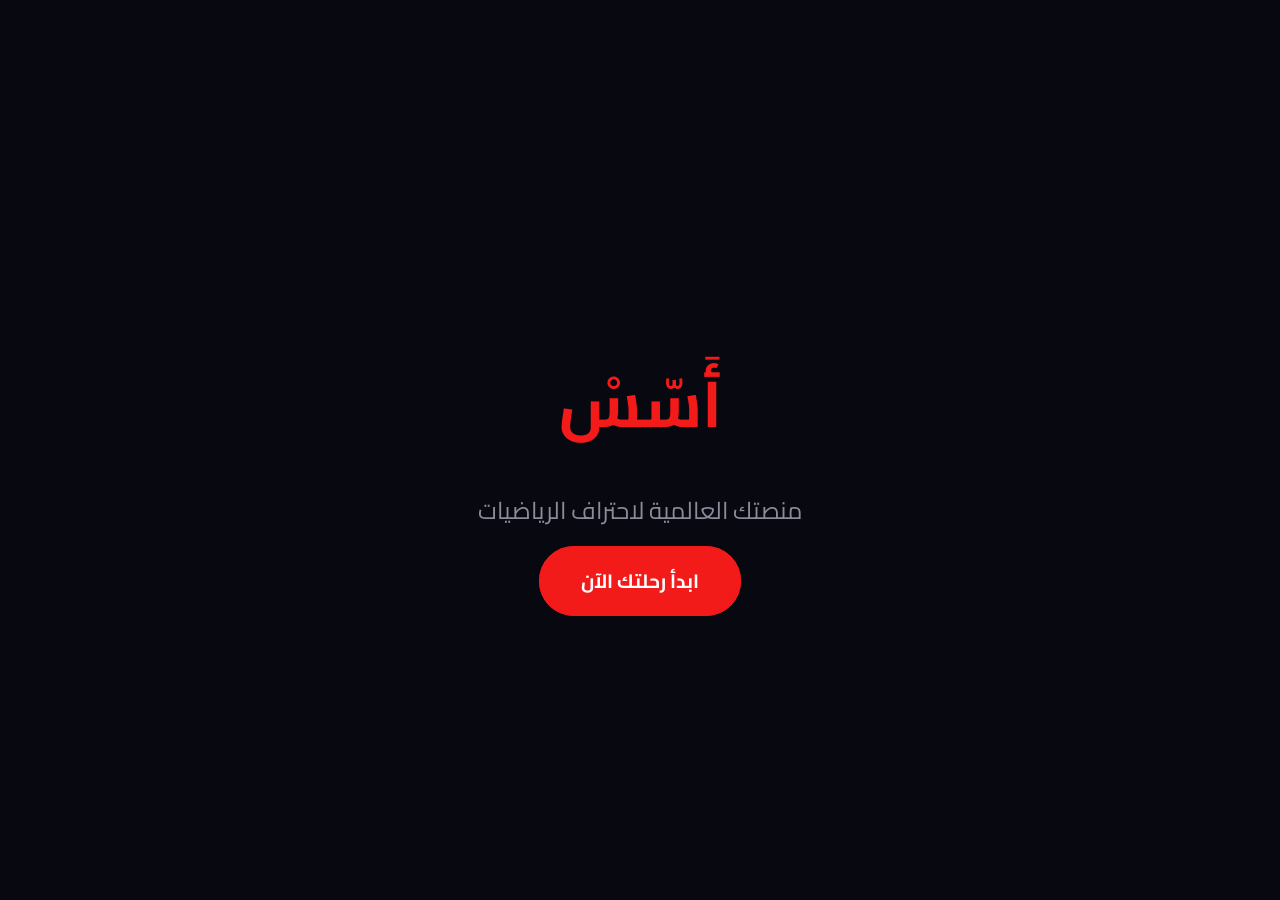
<file: index.html>
<!DOCTYPE html>

<html lang="ar" dir="rtl">
<head>
    <meta name="keywords" content="ألعاب رياضيات, حساب ذهني, جدول الضرب, تحدي الرياضيات, مسابقات اطفال, لوحة المتصدرين, العاب تعليمية, جمع وطرح, اختبار ذكاء, مهارات حسابية, ذكاء اصطناعي في التعليم, تدريب حساب سريع, مسابقة ملك الحساب, تمارين قسمة, ألغاز رياضية, Math Quiz, Speed Math, Mental Math, Leaderboard Game, Education Online, اطفال اذكياء, تطوير العقل, سرعة البديهة, تحدي الارقام, حسابات سريعة, رياضيات اونلاين, موقع تعليمي, العاب ذكاء, تدريب يومي, اختبار قدرات, كمي, لفظي, رياضيات ابتدائية, مراجعة ضرب, جدول القسمة, تحدي الثواني, ملك الضرب, بطل الحساب, عباقرة الرياضيات, منصة تعليمية مجانية, العاب متصفح, العاب بدون تحميل, العاب خفيفة, مسابقات مدرسية, تقوية ذاكرة, حساب ذهني للاطفال, رياضيات ممتعة, تحدي العقل, ارقام وحروف, حسابات معقدة">
    <meta charset="UTF-8">
    <title>أهلاً بك في أسس</title>
    <link href="https://fonts.googleapis.com/css2?family=Cairo:wght@400;700&display=swap" rel="stylesheet">
    <style>
        body { background-color: #080810; font-family: 'Cairo', sans-serif; color: white; display: flex; justify-content: center; align-items: center; height: 100vh; margin: 0; text-align: center; }
        .welcome-box { padding: 40px; }
        h1 { font-size: 4rem; color: #f31a1a; margin-bottom: 10px; }
        p { font-size: 1.5rem; color: #8b8b9a; margin-bottom: 30px; }
        .btn-start { background-color: #f31a1a; color: white; padding: 15px 40px; border-radius: 50px; text-decoration: none; font-weight: bold; font-size: 1.2rem; transition: 0.3s; border: 2px solid #f31a1a; }
        .btn-start:hover { background: transparent; color: #f31a1a; }
    </style>
    <meta name="google-site-verification" content="uiujk0krtN_Sh62PqSSqLJEiszx7rckieuXcNfiWp8Q" />
    <meta name="description" content="منصة أُسُس - أقوى منصة لتعلم الحساب الذهني والرياضيات في اليمن. تحدى نفسك في الجمع والطرح والضرب والقسمة.">
    <meta name="keywords" content="منصة أسس, ASAS, تعلم الرياضيات, حساب ذهني, اختبارات ذكاء, اليمن, ألعاب تعليمية">
    <meta name="author" content="اسمك الكريم">
</head>
<body>
    <div class="welcome-box">
        <h1>أَسّسْ</h1>
        <p>منصتك العالمية لاحتراف الرياضيات</p>
        <a href="auth.html" class="btn-start">ابدأ رحلتك الآن</a>
    </div>
</body>
</html>
</file>
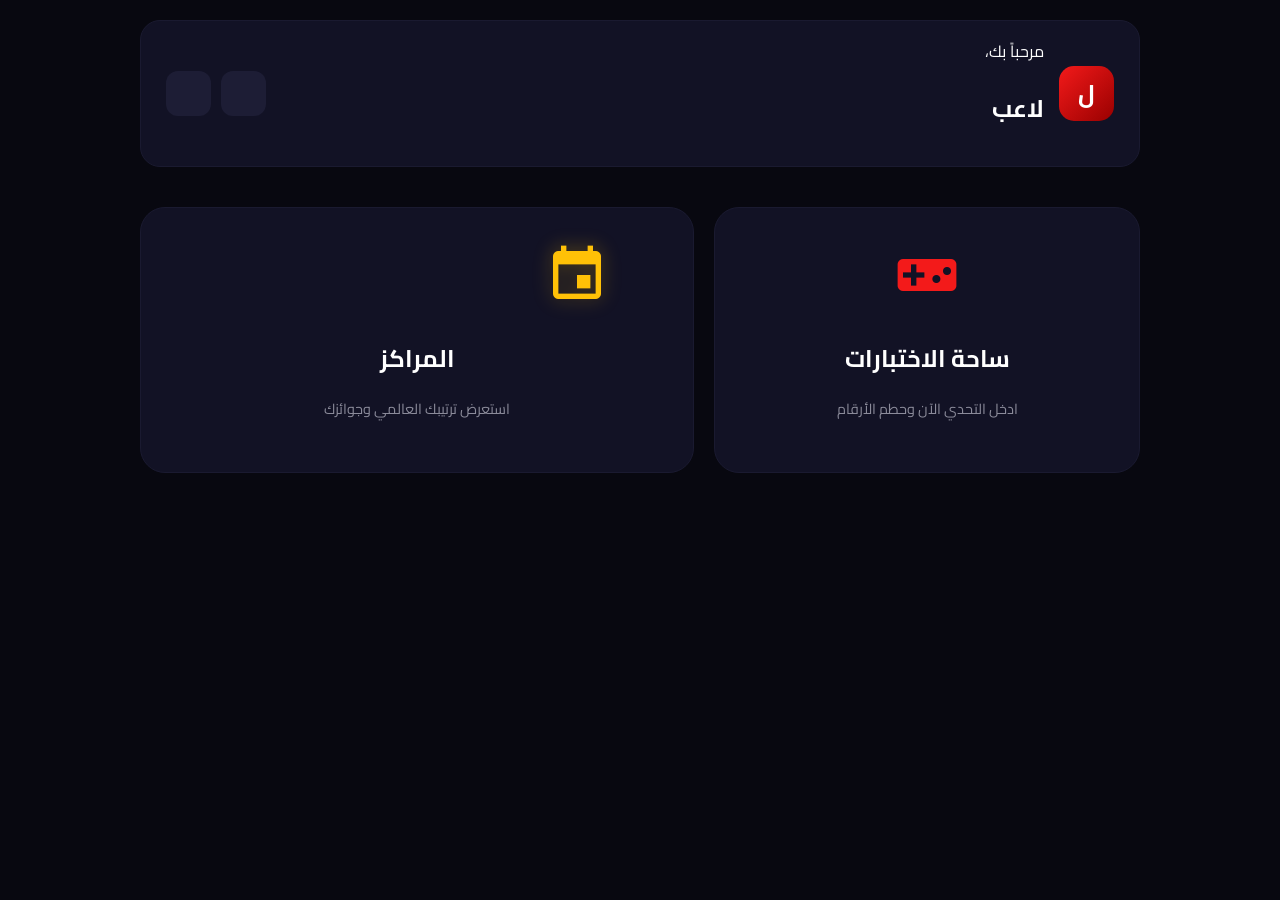
<file: home.html>
<!DOCTYPE html>
<html lang="ar" dir="rtl">
<head>
    <link rel="preconnect" href="https://fonts.googleapis.com">
<link rel="preconnect" href="https://fonts.gstatic.com" crossorigin>
<link href="https://fonts.googleapis.com/css2?family=Rakkas&display=swap" rel="stylesheet">
    <meta charset="UTF-8">
    <meta name="viewport" content="width=device-width, initial-scale=1.0">
    <title>لوحة التحكم - أسس</title>
    <link href="https://fonts.googleapis.com/css2?family=Cairo:wght@400;700&display=swap" rel="stylesheet">
    <link href="https://fonts.googleapis.com/icon?family=Material+Icons" rel="stylesheet">
    <link rel="stylesheet" href="home.css">
</head>
<body>

    <div class="dashboard-wrapper">
        <header class="main-header">
            <div class="user-profile">
                <div class="user-avatar" id="userLetter">?</div>
                <div class="user-details">
                    <span class="welcome-msg">مرحباً بك،</span>
                    <h2 class="user-name" id="userName">لاعب</h2>
                </div>
            </div>
            
            <div class="header-actions">
                <button class="quick-nav-btn" onclick="location.href='leaderboard.html'" title="المراكز">
                    <span class="material-icons">military_tech</span>
                </button>
                <button class="logout-btn" onclick="logout()">
                    <span class="material-icons">logout</span>
                </button>
            </div>
        </header>

        <main class="quick-access">
            <div class="action-card primary" onclick="location.href='menu-Exam.html'">
                <div class="card-icon-wrapper">
                    <span class="material-icons">videogame_asset</span>
                </div>
                <h3>ساحة الاختبارات</h3>
                <p>ادخل التحدي الآن وحطم الأرقام</p>
            </div>

            <div class="action-card reward" onclick="location.href='leaderboard.html'">
                <div class="card-icon-wrapper">
                    <span class="material-icons">emoji_events</span>
                </div>
                <h3> المراكز</h3>
                <p>استعرض ترتيبك العالمي وجوائزك</p>
            </div>
        </main>
    </div>

    <script>
        window.onload = function() {
            const activeUser = localStorage.getItem('activeUser') || "لاعب";
            document.getElementById('userName').innerText = activeUser;
            document.getElementById('userLetter').innerText = activeUser.charAt(0).toUpperCase();
        };

        function logout() {
            localStorage.clear();
            window.location.href = 'auth.html';
        }
    </script>
</body>
</html>
</file>
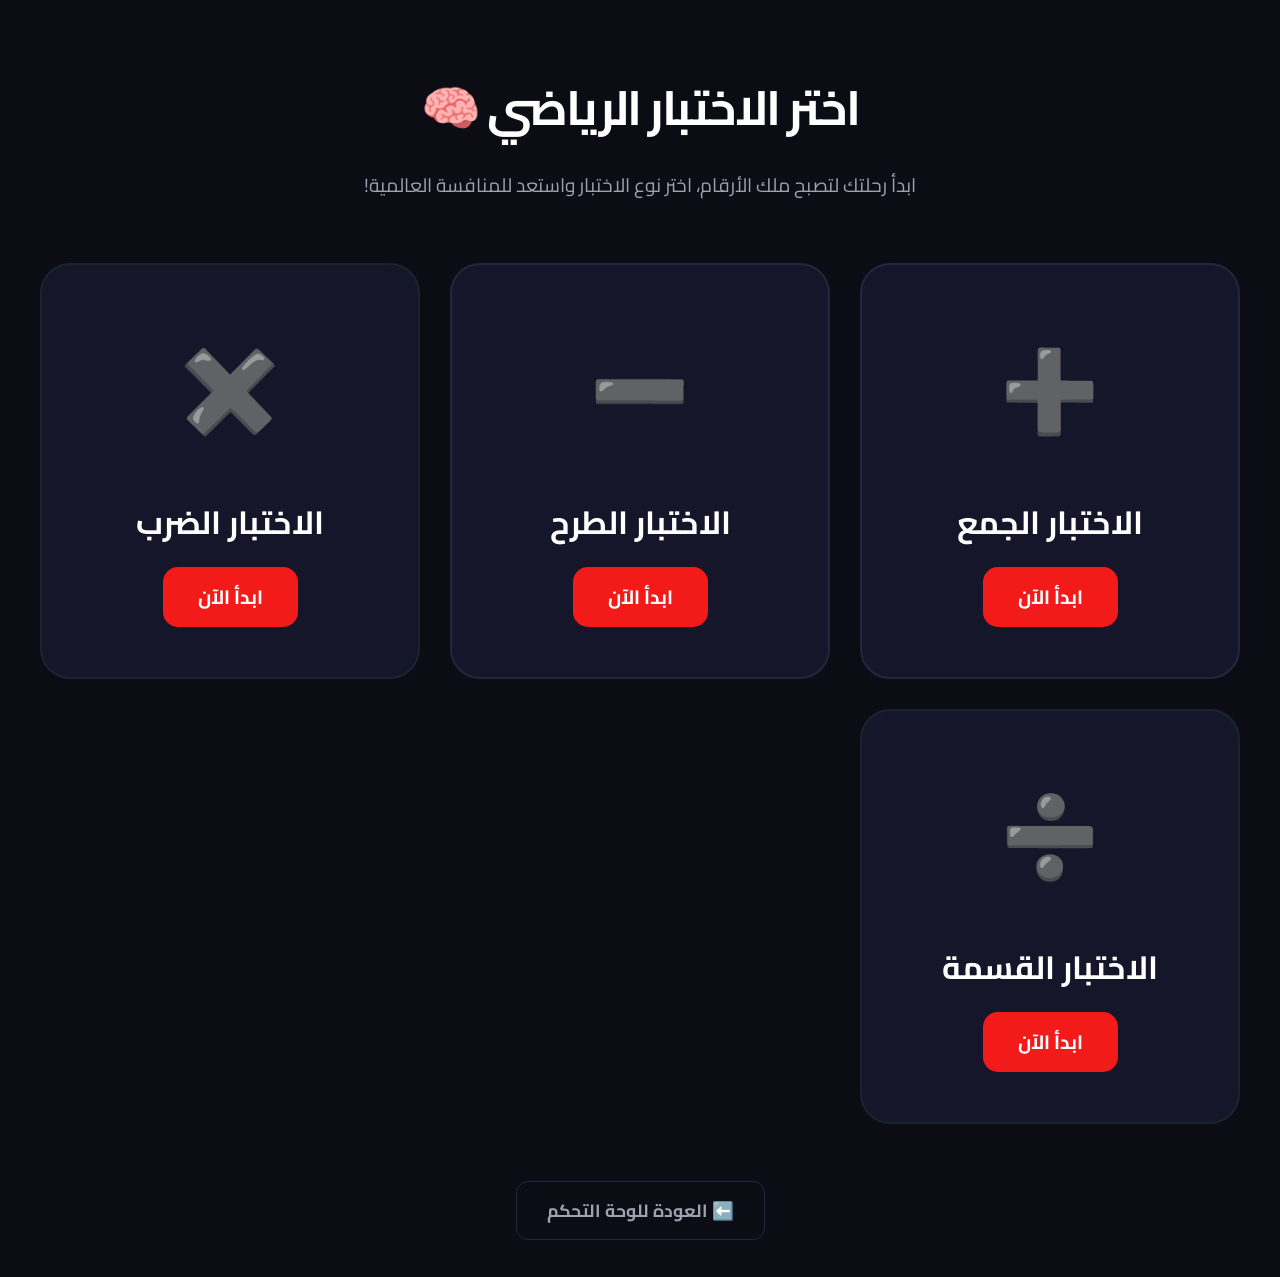
<file: menu-Exam.html>
<!DOCTYPE html>
<html lang="ar" dir="rtl">
<head>
    <meta charset="UTF-8">
    <meta name="viewport" content="width=device-width, initial-scale=1.0">
    <title>ساحة الاختبارات - أسس</title>
    <link href="https://fonts.googleapis.com/css2?family=Cairo:wght@400;700&display=swap" rel="stylesheet">
    <link href="https://fonts.googleapis.com/icon?family=Material+Icons" rel="stylesheet">
    <link rel="stylesheet" href="menu-exam.css">
</head>
<body>

    <header>
        <h1>اختر الاختبار الرياضي 🧠</h1>
        <p>ابدأ رحلتك لتصبح ملك الأرقام، اختر نوع الاختبار واستعد للمنافسة العالمية!</p>
    </header>

    <main class="cards-container">
        <div class="game-card addition" onclick="location.href='quiz-plus.html'">
            <div class="icon-box">➕</div>
            <h2>الاختبار الجمع</h2>
            
            <span class="play-btn">ابدأ الآن</span>
        </div>

        <div class="game-card subtraction" onclick="location.href='quiz-m.html'">
            <div class="icon-box">➖</div>
            <h2>الاختبار الطرح</h2>
            
            <span class="play-btn">ابدأ الآن</span>
        </div>

        <div class="game-card multiplication" onclick="location.href='quiz-plus copy.html'">
            <div class="icon-box multiplier">✖️</div>
            <h2>الاختبار الضرب</h2>
           
            <span class="play-btn">ابدأ الآن</span>
        </div>

        <div class="game-card division locked" onclick="location.href='quiz-m copy.html'">
            <div class="icon-box divider">➗</div>
            <h2>الاختبار القسمة</h2>
           
            <span class="play-btn">ابدأ الآن</span>
        </div>
    </main>

    <footer>
        <a href="home.html" class="back-link">⬅️ العودة للوحة التحكم</a>
    </footer>

</body>
</html>
</file>
<file: home.css>
:root {
    --bg-dark: #080810;
    --card-bg: #121225;
    --accent-red: #f31a1a;
    --accent-gold: #ffc107;
    --text-white: #ffffff;
    --text-gray: #8b8b9a;
}

body {
    background-color: var(--bg-dark);
    font-family: 'Cairo', sans-serif;
    color: var(--text-white);
    margin: 0;
    direction: rtl;
}

.dashboard-wrapper {
    max-width: 1000px;
    margin: 0 auto;
    padding: 20px;
}

/* الهيدر */
.main-header {
    display: flex;
    justify-content: space-between;
    align-items: center;
    background: var(--card-bg);
    padding: 15px 25px;
    border-radius: 20px;
    border: 1px solid #1a1a30;
    margin-bottom: 40px;
}

.user-profile {
    display: flex;
    align-items: center;
    gap: 15px;
}

.user-avatar {
    width: 55px;
    height: 55px;
    background: linear-gradient(135deg, var(--accent-red), #900);
    border-radius: 15px; /* شكل مربع منحني حديث */
    display: flex;
    justify-content: center;
    align-items: center;
    font-size: 1.5rem;
    font-weight: bold;
}

.header-actions {
    display: flex;
    gap: 10px;
}

.quick-nav-btn, .logout-btn {
    background: #1d1d35;
    border: none;
    color: var(--text-gray);
    width: 45px;
    height: 45px;
    border-radius: 12px;
    cursor: pointer;
    display: flex;
    justify-content: center;
    align-items: center;
    transition: 0.3s;
}

.quick-nav-btn:hover { color: var(--accent-gold); background: #252545; }
.logout-btn:hover { color: var(--accent-red); background: #252545; }

/* البطاقات */
.quick-access {
    display: grid;
    grid-template-columns: 1fr 1fr;
    gap: 20px;
}

.action-card {
    background: var(--card-bg);
    padding: 35px 20px;
    border-radius: 25px;
    border: 1px solid #1a1a30;
    text-align: center;
    cursor: pointer;
    transition: 0.4s;
}

.card-icon-wrapper {
    margin-bottom: 20px;
}

.action-card .material-icons {
    font-size: 4rem;
}

/* بطاقة الاختبارات - أحمر */
.action-card.primary .material-icons { color: var(--accent-red); }
.action-card.primary:hover { border-color: var(--accent-red); transform: translateY(-5px); }

/* بطاقة المراكز - ذهبي */
.action-card.reward .material-icons { 
    color: var(--accent-gold); 
    text-shadow: 0 0 20px rgba(255, 193, 7, 0.3);
}
.action-card.reward:hover { border-color: var(--accent-gold); transform: translateY(-5px); }

.action-card h3 { margin: 10px 0; font-size: 1.5rem; }
.action-card p { color: var(--text-gray); font-size: 0.9rem; }

@media (max-width: 600px) {
    .quick-access { grid-template-columns: 1fr; }
}
</file>
<file: menu-exam.css>
/* إعدادات المتغيرات والألوان */
:root {
    --bg-color: #0c0c14; /* خلفية مظلمة جداً */
    --card-bg: #16162a; /* خلفية البطاقة المظلمة */
    --secondary-color: #ffffff; /* أبيض */
    --text-muted: #a0a0b0; /* رمادي فاتح للنصوص الثانوية */
    --border-color: #25253e; /* لون الإطار الافتراضي */
    
    /* ألوان التمييز لكل تحدي */
    --addition-color: #f31a1a; /* أحمر زاهي */
    --subtraction-color: #f31a1a; /* أزرق */
    --multiplication-color: #f31a1a; /* أخضر */
    --division-color: #f31a1a; /* ذهبي (للمغلق) */
}

/* تنسيق الجسم العام */
body {
    background-color: var(--bg-color);
    font-family: 'Cairo', sans-serif;
    color: var(--secondary-color);
    margin: 0;
    display: flex;
    flex-direction: column;
    align-items: center;
    min-height: 100vh;
    padding: 30px 20px;
}

header {
    text-align: center;
    margin-bottom: 60px;
}

header h1 {
    font-size: 3rem;
    font-weight: 700;
    margin-bottom: 15px;
    letter-spacing: -2px;
}

header p {
    color: var(--text-muted);
    font-size: 1.2rem;
    max-width: 600px;
    margin: 0 auto;
}

/* حاوية البطاقات */
.cards-container {
    display: grid;
    grid-template-columns: repeat(auto-fit, minmax(320px, 1fr));
    gap: 30px;
    width: 100%;
    max-width: 1200px;
    margin: 0 auto;
}

/* تنسيق البطاقة الواحدة */
.game-card {
    background: var(--card-bg);
    border-radius: 30px;
    padding: 50px 30px;
    text-align: center;
    border: 2px solid var(--border-color);
    transition: all 0.4s cubic-bezier(0.175, 0.885, 0.32, 1.275); /* حركة حيوية */
    cursor: pointer;
    position: relative;
    overflow: hidden;
}

/* تأثير التمرير (Hover) العام */
.game-card:hover {
    transform: translateY(-10px) scale(1.02);
    box-shadow: 0 15px 40px rgba(0, 0, 0, 0.7);
}

/* أيقونات البطاقة */
.icon-box {
    font-size: 5rem;
    margin-bottom: 25px;
    display: block;
}

.game-card h2 {
    font-size: 2rem;
    font-weight: 700;
    margin-bottom: 15px;
}

.game-card p {
    color: var(--text-muted);
    font-size: 1.1rem;
    line-height: 1.6;
    margin-bottom: 35px;
}

/* زر اللعب */
.play-btn {
    color: white;
    padding: 12px 35px;
    border-radius: 15px;
    font-weight: 700;
    font-size: 1.2rem;
    display: inline-block;
    transition: 0.3s ease;
}

/* ========================================= */
/* تنسيق خاص لكل بطاقة */
/* ========================================= */

/* 1. الجمع */
.game-card.addition:hover { border-color: var(--addition-color); }
.game-card.addition .play-btn { background-color: var(--addition-color); }
.game-card.addition:hover .play-btn { background-color: white; color: var(--addition-color); }

/* 2. الطرح */
.game-card.subtraction:hover { border-color: var(--subtraction-color); }
.game-card.subtraction .play-btn { background-color: var(--subtraction-color); }
.game-card.subtraction:hover .play-btn { background-color: white; color: var(--subtraction-color); }

/* 3. الضرب (الأخضر) */
.game-card.multiplication { border-color: rgba(40, 167, 69, 0.1); }
.game-card.multiplication:hover { border-color: var(--multiplication-color); }
.game-card.multiplication .play-btn { background-color: var(--multiplication-color); }
.game-card.multiplication .multiplier { color: var(--multiplication-color); }
.game-card.multiplication:hover .play-btn { background-color: white; color: var(--multiplication-color); }

/* 4. القسمة المغلق (الذهبي والرمادي) */

.game-card.division { border-color: rgba(40, 167, 69, 0.1); }
.game-card.division:hover { border-color: var(--multiplication-color); }
.game-card.division .play-btn { background-color: var(--multiplication-color); }
.game-card.division .multiplier { color: var(--multiplication-color); }
.game-card.division:hover .play-btn { background-color: white; color: var(--multiplication-color); }

/* إلغاء تأثير الـ Hover للمغلق */

/* ========================================= */
/* التذييل والروابط */
/* ========================================= */
footer {
    margin-top: 70px;
    margin-bottom: 20px;
}

.back-link {
    color: var(--text-muted);
    text-decoration: none;
    font-size: 1.1rem;
    font-weight: 700;
    transition: 0.3s;
    border: 1px solid var(--border-color);
    padding: 12px 30px;
    border-radius: 12px;
}

.back-link:hover {
    color: white;
    border-color: white;
}
</file>
